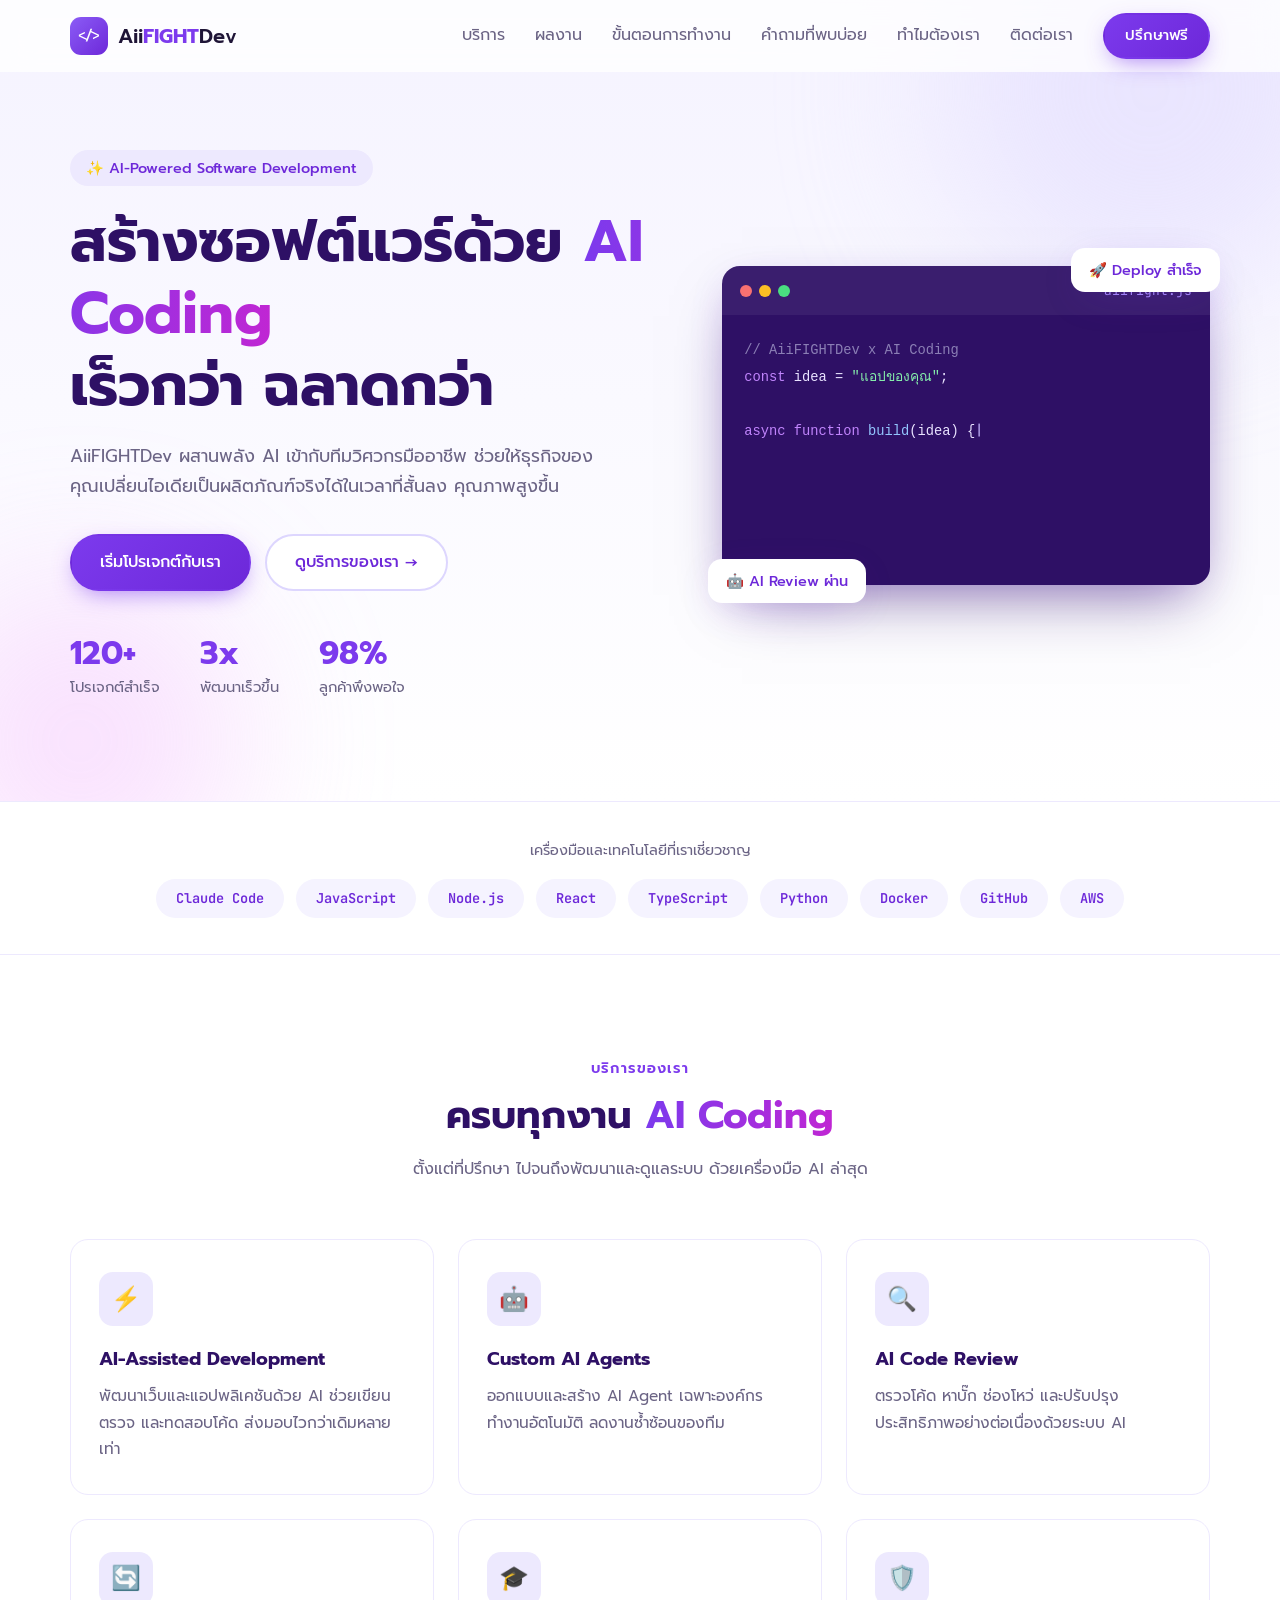
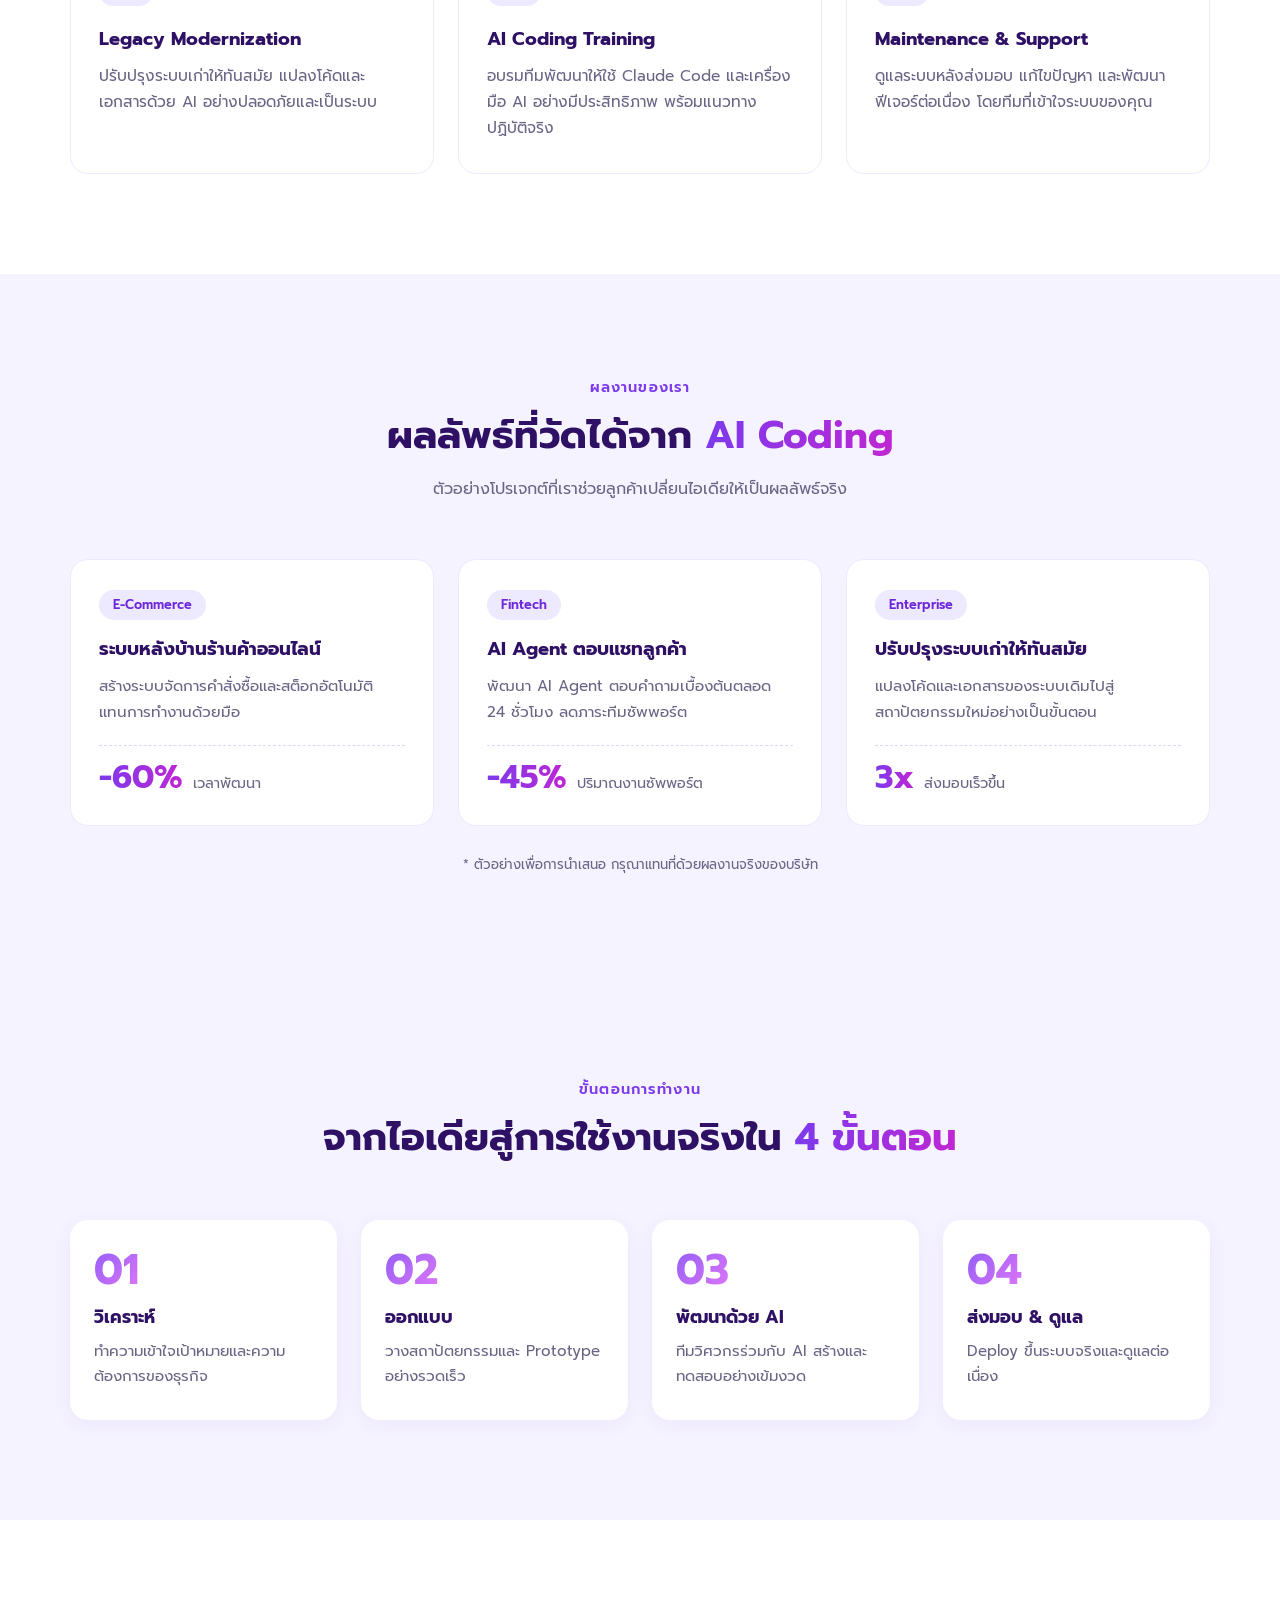
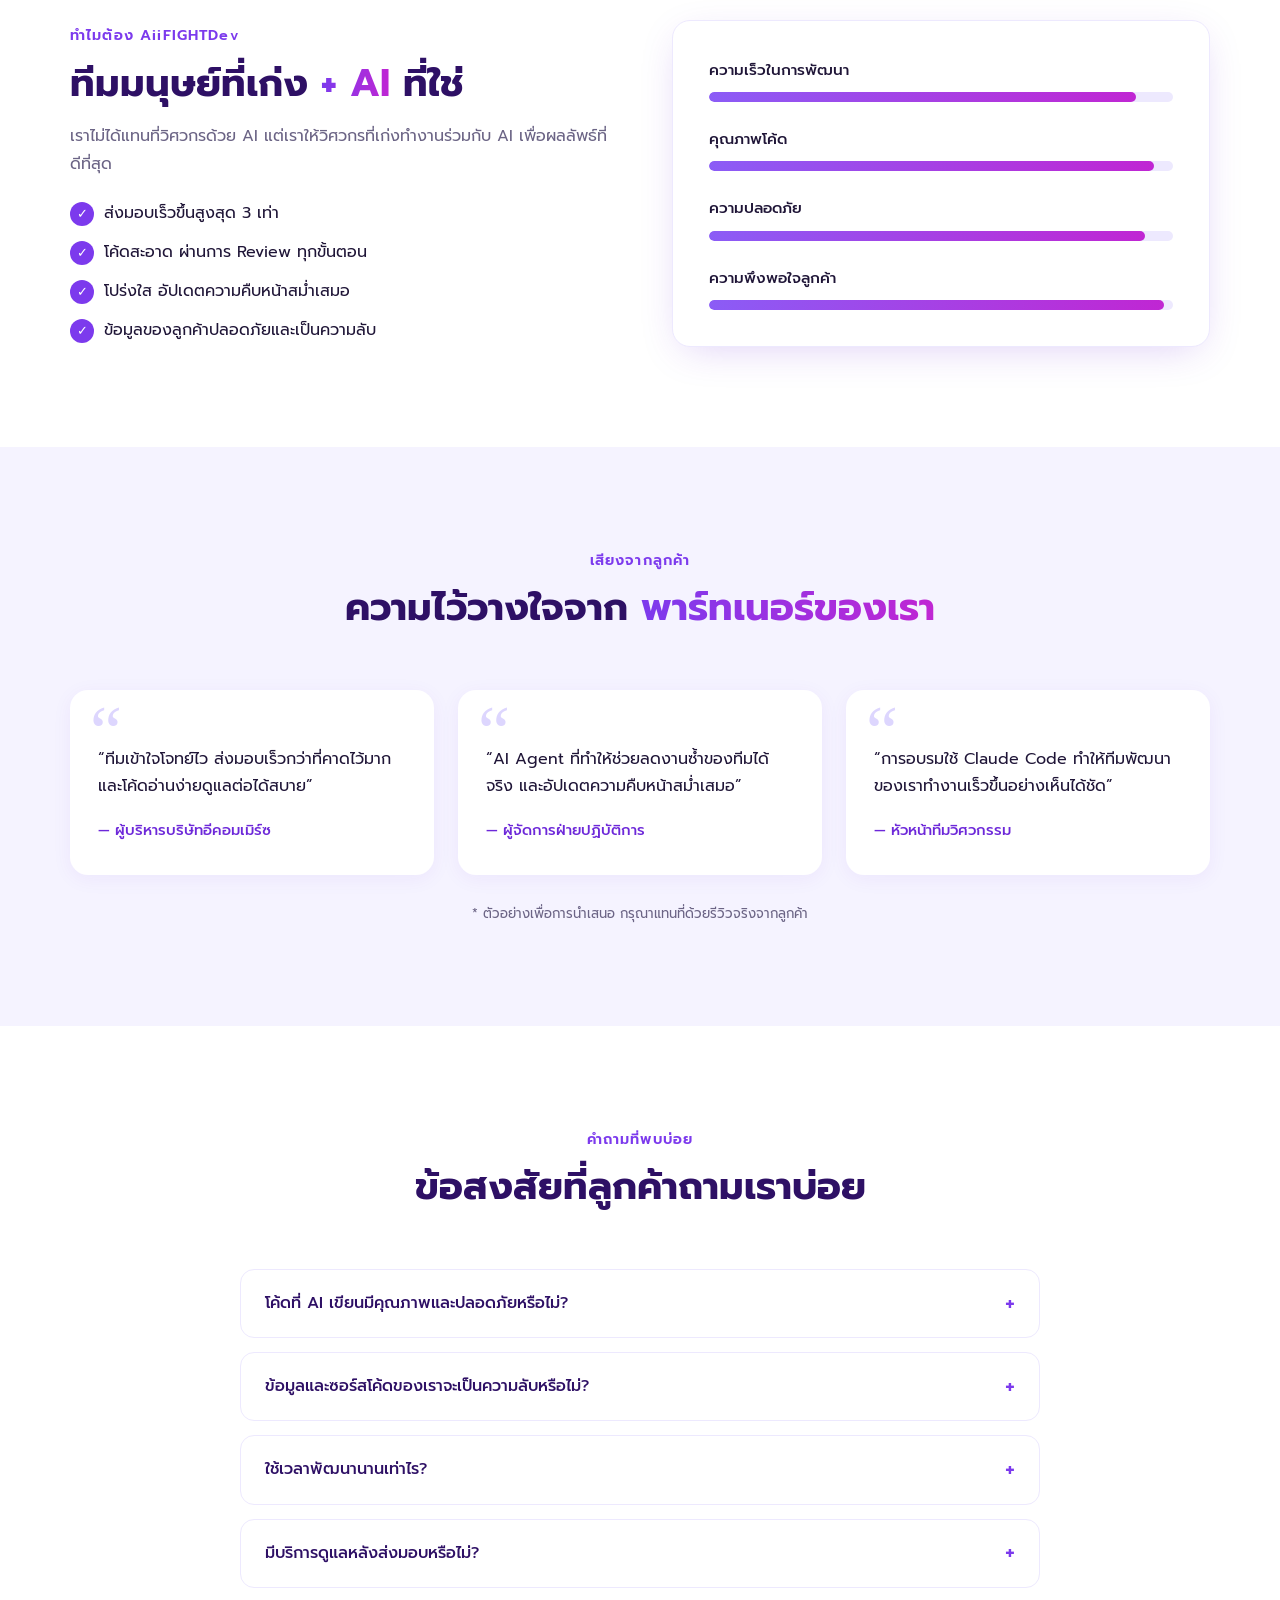
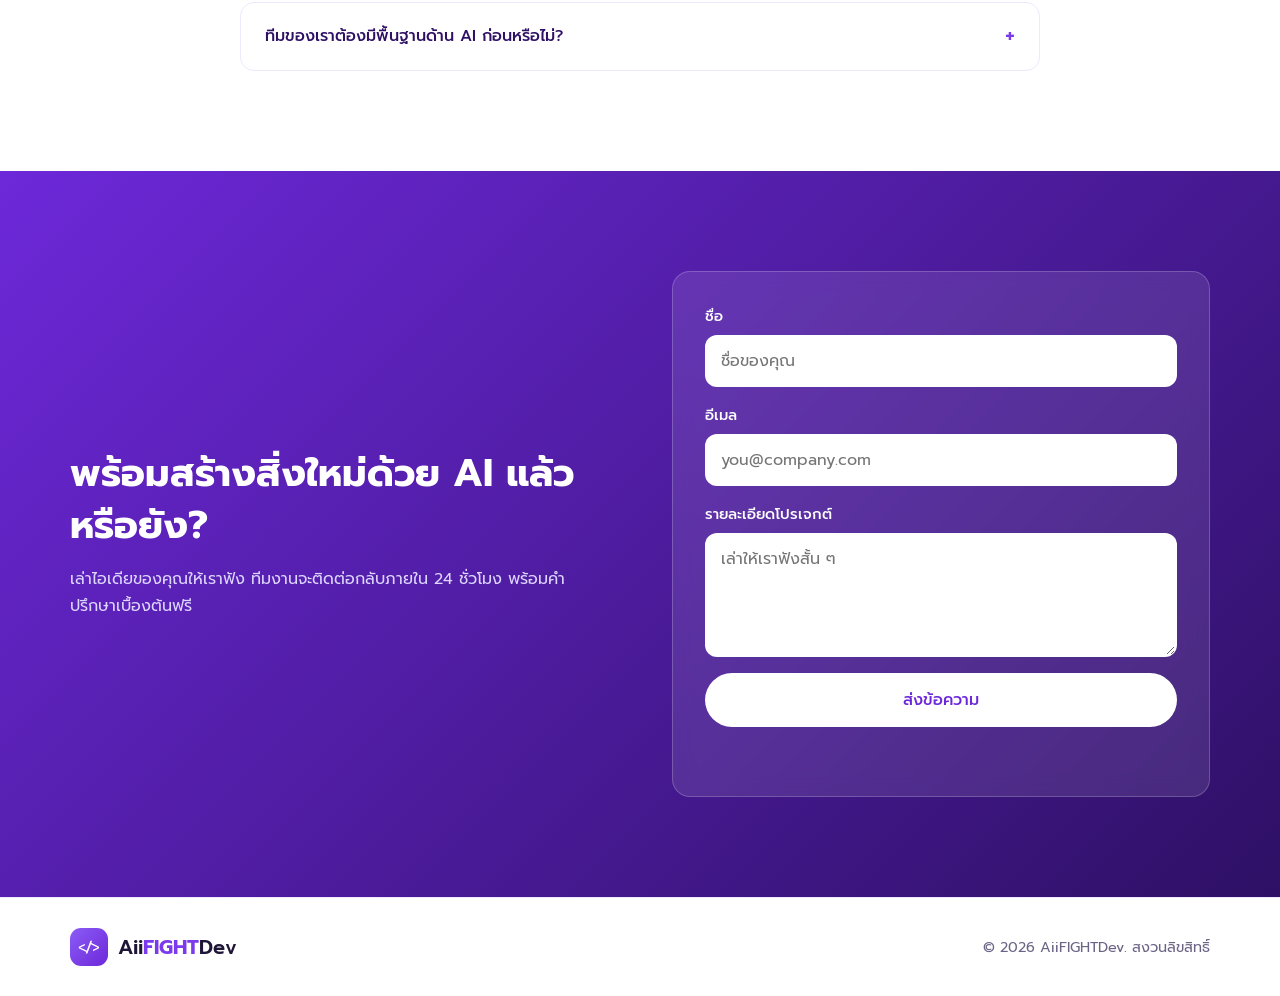
<file: index.html>
<!DOCTYPE html>
<html lang="th">
<head>
  <meta charset="UTF-8" />
  <meta name="viewport" content="width=device-width, initial-scale=1.0" />
  <title>AiiFIGHTDev | AI Coding Solutions</title>
  <meta name="description" content="AiiFIGHTDev บริษัทพัฒนาซอฟต์แวร์ด้วย AI Coding เขียนโค้ดเร็วขึ้น คุณภาพสูงขึ้น ส่งมอบไวขึ้น" />
  <link rel="preconnect" href="https://fonts.googleapis.com" />
  <link rel="preconnect" href="https://fonts.gstatic.com" crossorigin />
  <link href="https://fonts.googleapis.com/css2?family=JetBrains+Mono:wght@400;600&family=Prompt:wght@300;400;500;600;700&display=swap" rel="stylesheet" />
  <link rel="stylesheet" href="style.css" />
</head>
<body>

  <!-- Header -->
  <header class="header" id="header">
    <div class="container nav">
      <a href="#home" class="logo">
        <span class="logo-mark">&lt;/&gt;</span>
        <span>Aii<b>FIGHT</b>Dev</span>
      </a>
      <nav class="menu" id="menu">
        <a href="#services">บริการ</a>
        <a href="#work">ผลงาน</a>
        <a href="#process">ขั้นตอนการทำงาน</a>
        <a href="#faq">คำถามที่พบบ่อย</a>
        <a href="#why">ทำไมต้องเรา</a>
        <a href="#contact">ติดต่อเรา</a>
        <a href="#contact" class="btn btn-primary btn-sm">ปรึกษาฟรี</a>
      </nav>
      <button class="burger" id="burger" aria-label="เปิดเมนู"><span></span><span></span><span></span></button>
    </div>
  </header>

  <!-- Hero -->
  <section class="hero" id="home">
    <div class="blob blob-1"></div>
    <div class="blob blob-2"></div>
    <div class="container hero-grid">
      <div class="hero-text reveal">
        <span class="badge">✨ AI-Powered Software Development</span>
        <h1>สร้างซอฟต์แวร์ด้วย <span class="grad">AI Coding</span><br />เร็วกว่า ฉลาดกว่า</h1>
        <p>AiiFIGHTDev ผสานพลัง AI เข้ากับทีมวิศวกรมืออาชีพ ช่วยให้ธุรกิจของคุณเปลี่ยนไอเดียเป็นผลิตภัณฑ์จริงได้ในเวลาที่สั้นลง คุณภาพสูงขึ้น</p>
        <div class="hero-cta">
          <a href="#contact" class="btn btn-primary">เริ่มโปรเจกต์กับเรา</a>
          <a href="#services" class="btn btn-ghost">ดูบริการของเรา →</a>
        </div>
        <div class="stats">
          <div><strong data-count="120" data-suffix="+">0</strong><span>โปรเจกต์สำเร็จ</span></div>
          <div><strong data-count="3" data-suffix="x">0</strong><span>พัฒนาเร็วขึ้น</span></div>
          <div><strong data-count="98" data-suffix="%">0</strong><span>ลูกค้าพึงพอใจ</span></div>
        </div>
      </div>

      <div class="hero-visual reveal">
        <div class="code-window">
          <div class="code-bar">
            <i></i><i></i><i></i>
            <span>aiifight.js</span>
          </div>
          <pre><code id="typed"></code><span class="cursor">|</span></pre>
        </div>
        <div class="float-card fc-1">🚀 Deploy สำเร็จ</div>
        <div class="float-card fc-2">🤖 AI Review ผ่าน</div>
      </div>
    </div>
  </section>

  <!-- Tech stack -->
  <section class="tech">
    <div class="container">
      <p class="tech-title">เครื่องมือและเทคโนโลยีที่เราเชี่ยวชาญ</p>
      <div class="tech-list">
        <span>Claude Code</span><span>JavaScript</span><span>Node.js</span><span>React</span>
        <span>TypeScript</span><span>Python</span><span>Docker</span><span>GitHub</span><span>AWS</span>
      </div>
    </div>
  </section>

  <!-- Services -->
  <section class="section" id="services">
    <div class="container">
      <div class="section-head reveal">
        <span class="eyebrow">บริการของเรา</span>
        <h2>ครบทุกงาน <span class="grad">AI Coding</span></h2>
        <p>ตั้งแต่ที่ปรึกษา ไปจนถึงพัฒนาและดูแลระบบ ด้วยเครื่องมือ AI ล่าสุด</p>
      </div>
      <div class="grid-3">
        <article class="card reveal">
          <div class="icon">⚡</div>
          <h3>AI-Assisted Development</h3>
          <p>พัฒนาเว็บและแอปพลิเคชันด้วย AI ช่วยเขียน ตรวจ และทดสอบโค้ด ส่งมอบไวกว่าเดิมหลายเท่า</p>
        </article>
        <article class="card reveal">
          <div class="icon">🤖</div>
          <h3>Custom AI Agents</h3>
          <p>ออกแบบและสร้าง AI Agent เฉพาะองค์กร ทำงานอัตโนมัติ ลดงานซ้ำซ้อนของทีม</p>
        </article>
        <article class="card reveal">
          <div class="icon">🔍</div>
          <h3>AI Code Review</h3>
          <p>ตรวจโค้ด หาบั๊ก ช่องโหว่ และปรับปรุงประสิทธิภาพอย่างต่อเนื่องด้วยระบบ AI</p>
        </article>
        <article class="card reveal">
          <div class="icon">🔄</div>
          <h3>Legacy Modernization</h3>
          <p>ปรับปรุงระบบเก่าให้ทันสมัย แปลงโค้ดและเอกสารด้วย AI อย่างปลอดภัยและเป็นระบบ</p>
        </article>
        <article class="card reveal">
          <div class="icon">🎓</div>
          <h3>AI Coding Training</h3>
          <p>อบรมทีมพัฒนาให้ใช้ Claude Code และเครื่องมือ AI อย่างมีประสิทธิภาพ พร้อมแนวทางปฏิบัติจริง</p>
        </article>
        <article class="card reveal">
          <div class="icon">🛡️</div>
          <h3>Maintenance &amp; Support</h3>
          <p>ดูแลระบบหลังส่งมอบ แก้ไขปัญหา และพัฒนาฟีเจอร์ต่อเนื่อง โดยทีมที่เข้าใจระบบของคุณ</p>
        </article>
      </div>
    </div>
  </section>

  <!-- Case studies -->
  <section class="section alt" id="work">
    <div class="container">
      <div class="section-head reveal">
        <span class="eyebrow">ผลงานของเรา</span>
        <h2>ผลลัพธ์ที่วัดได้จาก <span class="grad">AI Coding</span></h2>
        <p>ตัวอย่างโปรเจกต์ที่เราช่วยลูกค้าเปลี่ยนไอเดียให้เป็นผลลัพธ์จริง</p>
      </div>
      <div class="grid-3">
        <article class="case reveal">
          <div class="case-tag">E-Commerce</div>
          <h3>ระบบหลังบ้านร้านค้าออนไลน์</h3>
          <p>สร้างระบบจัดการคำสั่งซื้อและสต็อกอัตโนมัติ แทนการทำงานด้วยมือ</p>
          <div class="case-metric"><strong>-60%</strong><span>เวลาพัฒนา</span></div>
        </article>
        <article class="case reveal">
          <div class="case-tag">Fintech</div>
          <h3>AI Agent ตอบแชทลูกค้า</h3>
          <p>พัฒนา AI Agent ตอบคำถามเบื้องต้นตลอด 24 ชั่วโมง ลดภาระทีมซัพพอร์ต</p>
          <div class="case-metric"><strong>-45%</strong><span>ปริมาณงานซัพพอร์ต</span></div>
        </article>
        <article class="case reveal">
          <div class="case-tag">Enterprise</div>
          <h3>ปรับปรุงระบบเก่าให้ทันสมัย</h3>
          <p>แปลงโค้ดและเอกสารของระบบเดิมไปสู่สถาปัตยกรรมใหม่อย่างเป็นขั้นตอน</p>
          <div class="case-metric"><strong>3x</strong><span>ส่งมอบเร็วขึ้น</span></div>
        </article>
      </div>
      <p class="note reveal">* ตัวอย่างเพื่อการนำเสนอ กรุณาแทนที่ด้วยผลงานจริงของบริษัท</p>
    </div>
  </section>

  <!-- Process -->
  <section class="section alt" id="process">
    <div class="container">
      <div class="section-head reveal">
        <span class="eyebrow">ขั้นตอนการทำงาน</span>
        <h2>จากไอเดียสู่การใช้งานจริงใน <span class="grad">4 ขั้นตอน</span></h2>
      </div>
      <div class="steps">
        <div class="step reveal"><b>01</b><h3>วิเคราะห์</h3><p>ทำความเข้าใจเป้าหมายและความต้องการของธุรกิจ</p></div>
        <div class="step reveal"><b>02</b><h3>ออกแบบ</h3><p>วางสถาปัตยกรรมและ Prototype อย่างรวดเร็ว</p></div>
        <div class="step reveal"><b>03</b><h3>พัฒนาด้วย AI</h3><p>ทีมวิศวกรร่วมกับ AI สร้างและทดสอบอย่างเข้มงวด</p></div>
        <div class="step reveal"><b>04</b><h3>ส่งมอบ &amp; ดูแล</h3><p>Deploy ขึ้นระบบจริงและดูแลต่อเนื่อง</p></div>
      </div>
    </div>
  </section>

  <!-- Why -->
  <section class="section" id="why">
    <div class="container why-grid">
      <div class="reveal">
        <span class="eyebrow">ทำไมต้อง AiiFIGHTDev</span>
        <h2>ทีมมนุษย์ที่เก่ง <span class="grad">+ AI</span> ที่ใช่</h2>
        <p class="lead">เราไม่ได้แทนที่วิศวกรด้วย AI แต่เราให้วิศวกรที่เก่งทำงานร่วมกับ AI เพื่อผลลัพธ์ที่ดีที่สุด</p>
        <ul class="checks">
          <li>ส่งมอบเร็วขึ้นสูงสุด 3 เท่า</li>
          <li>โค้ดสะอาด ผ่านการ Review ทุกขั้นตอน</li>
          <li>โปร่งใส อัปเดตความคืบหน้าสม่ำเสมอ</li>
          <li>ข้อมูลของลูกค้าปลอดภัยและเป็นความลับ</li>
        </ul>
      </div>
      <div class="why-panel reveal">
        <div class="bar-item"><span>ความเร็วในการพัฒนา</span><div class="bar"><i style="--w:92%"></i></div></div>
        <div class="bar-item"><span>คุณภาพโค้ด</span><div class="bar"><i style="--w:96%"></i></div></div>
        <div class="bar-item"><span>ความปลอดภัย</span><div class="bar"><i style="--w:94%"></i></div></div>
        <div class="bar-item"><span>ความพึงพอใจลูกค้า</span><div class="bar"><i style="--w:98%"></i></div></div>
      </div>
    </div>
  </section>

  <!-- Testimonials -->
  <section class="section alt" id="reviews">
    <div class="container">
      <div class="section-head reveal">
        <span class="eyebrow">เสียงจากลูกค้า</span>
        <h2>ความไว้วางใจจาก <span class="grad">พาร์ทเนอร์ของเรา</span></h2>
      </div>
      <div class="grid-3">
        <blockquote class="quote reveal">
          <p>“ทีมเข้าใจโจทย์ไว ส่งมอบเร็วกว่าที่คาดไว้มาก และโค้ดอ่านง่ายดูแลต่อได้สบาย”</p>
          <footer>— ผู้บริหารบริษัทอีคอมเมิร์ซ</footer>
        </blockquote>
        <blockquote class="quote reveal">
          <p>“AI Agent ที่ทำให้ช่วยลดงานซ้ำของทีมได้จริง และอัปเดตความคืบหน้าสม่ำเสมอ”</p>
          <footer>— ผู้จัดการฝ่ายปฏิบัติการ</footer>
        </blockquote>
        <blockquote class="quote reveal">
          <p>“การอบรมใช้ Claude Code ทำให้ทีมพัฒนาของเราทำงานเร็วขึ้นอย่างเห็นได้ชัด”</p>
          <footer>— หัวหน้าทีมวิศวกรรม</footer>
        </blockquote>
      </div>
      <p class="note reveal">* ตัวอย่างเพื่อการนำเสนอ กรุณาแทนที่ด้วยรีวิวจริงจากลูกค้า</p>
    </div>
  </section>

  <!-- FAQ -->
  <section class="section" id="faq">
    <div class="container faq-wrap">
      <div class="section-head reveal">
        <span class="eyebrow">คำถามที่พบบ่อย</span>
        <h2>ข้อสงสัยที่ลูกค้าถามเราบ่อย</h2>
      </div>
      <div class="faq reveal">
        <details>
          <summary>โค้ดที่ AI เขียนมีคุณภาพและปลอดภัยหรือไม่?</summary>
          <p>ทุกโค้ดผ่านการตรวจโดยวิศวกรของเรา ร่วมกับการทดสอบอัตโนมัติและ AI Code Review ก่อนส่งมอบเสมอ</p>
        </details>
        <details>
          <summary>ข้อมูลและซอร์สโค้ดของเราจะเป็นความลับหรือไม่?</summary>
          <p>เรามีข้อตกลงรักษาความลับ (NDA) และจำกัดสิทธิ์การเข้าถึงข้อมูล ตามระดับความเหมาะสมของแต่ละโปรเจกต์</p>
        </details>
        <details>
          <summary>ใช้เวลาพัฒนานานเท่าไร?</summary>
          <p>ขึ้นอยู่กับขอบเขตงาน โดยทั่วไปเราสามารถส่ง Prototype ให้ดูได้ภายในไม่กี่สัปดาห์ หลังจากตกลงความต้องการ</p>
        </details>
        <details>
          <summary>มีบริการดูแลหลังส่งมอบหรือไม่?</summary>
          <p>มีครับ เรามีบริการดูแลระบบ แก้ไขปัญหา และพัฒนาฟีเจอร์เพิ่มเติมอย่างต่อเนื่อง</p>
        </details>
        <details>
          <summary>ทีมของเราต้องมีพื้นฐานด้าน AI ก่อนหรือไม่?</summary>
          <p>ไม่จำเป็นครับ เราดูแลตั้งแต่การวางแผนจนถึงการใช้งาน และมีบริการอบรมให้ทีมของคุณหากต้องการ</p>
        </details>
      </div>
    </div>
  </section>

  <!-- CTA + Contact -->
  <section class="section cta" id="contact">
    <div class="container contact-grid">
      <div class="reveal">
        <h2>พร้อมสร้างสิ่งใหม่ด้วย AI แล้วหรือยัง?</h2>
        <p>เล่าไอเดียของคุณให้เราฟัง ทีมงานจะติดต่อกลับภายใน 24 ชั่วโมง พร้อมคำปรึกษาเบื้องต้นฟรี</p>
      </div>
      <form class="form reveal" id="contactForm" novalidate>
        <label>ชื่อ
          <input type="text" name="name" placeholder="ชื่อของคุณ" required />
        </label>
        <label>อีเมล
          <input type="email" name="email" placeholder="you@company.com" required />
        </label>
        <label>รายละเอียดโปรเจกต์
          <textarea name="message" rows="4" placeholder="เล่าให้เราฟังสั้น ๆ" required></textarea>
        </label>
        <button type="submit" class="btn btn-white">ส่งข้อความ</button>
        <p class="form-msg" id="formMsg" role="status"></p>
      </form>
    </div>
  </section>

  <footer class="footer">
    <div class="container foot">
      <a href="#home" class="logo"><span class="logo-mark">&lt;/&gt;</span><span>Aii<b>FIGHT</b>Dev</span></a>
      <p>© <span id="year"></span> AiiFIGHTDev. สงวนลิขสิทธิ์</p>
    </div>
  </footer>

  <script src="script.js"></script>
</body>
</html>
</file>
<file: style.css>
:root {
  --purple-900: #2e1065;
  --purple-700: #6d28d9;
  --purple-600: #7c3aed;
  --purple-500: #8b5cf6;
  --purple-200: #ddd6fe;
  --purple-100: #ede9fe;
  --purple-50: #f5f3ff;
  --white: #ffffff;
  --text: #1f1537;
  --muted: #6b6485;
  --radius: 18px;
  --shadow: 0 10px 40px -12px rgba(109, 40, 217, .25);
}

* { box-sizing: border-box; margin: 0; padding: 0; }
html { scroll-behavior: smooth; scroll-padding-top: 76px; }
body {
  font-family: 'Prompt', sans-serif;
  color: var(--text);
  background: var(--white);
  line-height: 1.7;
  overflow-x: hidden;
}
a { color: inherit; text-decoration: none; }
ul { list-style: none; }
.container { width: min(1140px, 92%); margin-inline: auto; }

.grad {
  background: linear-gradient(90deg, var(--purple-600), #c026d3);
  -webkit-background-clip: text;
  background-clip: text;
  color: transparent;
}

/* Buttons */
.btn {
  display: inline-block; padding: 13px 28px; border-radius: 999px;
  font-weight: 500; font-family: inherit; font-size: 1rem; border: 2px solid transparent;
  cursor: pointer; transition: .25s;
}
.btn-sm { padding: 8px 20px; font-size: .92rem; }
.btn-primary { background: linear-gradient(135deg, var(--purple-600), var(--purple-700)); color: #fff; box-shadow: 0 8px 24px -8px rgba(124, 58, 237, .7); }
.btn-primary:hover { transform: translateY(-2px); box-shadow: 0 14px 28px -8px rgba(124, 58, 237, .8); }
.btn-ghost { border-color: var(--purple-200); color: var(--purple-700); background: #fff; }
.btn-ghost:hover { border-color: var(--purple-600); background: var(--purple-50); }
.btn-white { background: #fff; color: var(--purple-700); width: 100%; }
.btn-white:hover { transform: translateY(-2px); background: var(--purple-50); }

/* Header */
.header {
  position: fixed; inset: 0 0 auto 0; z-index: 50;
  background: rgba(255, 255, 255, .8); backdrop-filter: blur(14px);
  transition: box-shadow .3s;
}
.header.scrolled { box-shadow: 0 4px 24px rgba(46, 16, 101, .08); }
.nav { display: flex; align-items: center; justify-content: space-between; height: 72px; }
.logo { display: flex; align-items: center; gap: 10px; font-weight: 600; font-size: 1.25rem; }
.logo b { color: var(--purple-600); }
.logo-mark {
  display: grid; place-items: center; width: 38px; height: 38px; border-radius: 11px;
  background: linear-gradient(135deg, var(--purple-500), var(--purple-700));
  color: #fff; font-family: 'JetBrains Mono', monospace; font-size: .85rem; font-weight: 600;
}
.menu { display: flex; align-items: center; gap: 30px; }
.menu a:not(.btn) { color: var(--muted); font-weight: 400; transition: color .2s; }
.menu a:not(.btn):hover { color: var(--purple-600); }
.burger { display: none; background: none; border: 0; cursor: pointer; width: 36px; height: 36px; }
.burger span { display: block; height: 2px; background: var(--purple-900); margin: 7px 6px; transition: .3s; }

/* Hero */
.hero { position: relative; padding: 150px 0 100px; background: linear-gradient(180deg, var(--purple-50), #fff); overflow: hidden; }
.blob { position: absolute; border-radius: 50%; filter: blur(80px); opacity: .5; z-index: 0; }
.blob-1 { width: 420px; height: 420px; background: var(--purple-200); top: -120px; right: -80px; animation: drift 12s ease-in-out infinite; }
.blob-2 { width: 320px; height: 320px; background: #f0abfc; bottom: -100px; left: -80px; opacity: .35; animation: drift 15s ease-in-out infinite reverse; }
@keyframes drift { 50% { transform: translate(30px, 30px) scale(1.1); } }
.hero-grid { position: relative; z-index: 1; display: grid; grid-template-columns: 1.1fr .9fr; gap: 56px; align-items: center; }
.badge { display: inline-block; padding: 6px 16px; background: var(--purple-100); color: var(--purple-700); border-radius: 999px; font-size: .9rem; font-weight: 500; margin-bottom: 20px; }
.hero h1 { font-size: clamp(2.2rem, 5vw, 3.6rem); line-height: 1.25; font-weight: 700; margin-bottom: 20px; color: var(--purple-900); }
.hero-text > p { color: var(--muted); font-size: 1.1rem; max-width: 540px; margin-bottom: 32px; }
.hero-cta { display: flex; gap: 14px; flex-wrap: wrap; margin-bottom: 44px; }
.stats { display: flex; gap: 40px; flex-wrap: wrap; }
.stats strong { display: block; font-size: 2rem; color: var(--purple-600); line-height: 1.2; }
.stats span { color: var(--muted); font-size: .92rem; }

/* Code window */
.hero-visual { position: relative; }
.code-window { background: var(--purple-900); border-radius: var(--radius); box-shadow: var(--shadow), 0 30px 60px -20px rgba(46, 16, 101, .5); overflow: hidden; }
.code-bar { display: flex; align-items: center; gap: 7px; padding: 14px 18px; background: rgba(255, 255, 255, .06); }
.code-bar i { width: 12px; height: 12px; border-radius: 50%; background: #f87171; }
.code-bar i:nth-child(2) { background: #fbbf24; }
.code-bar i:nth-child(3) { background: #4ade80; }
.code-bar span { margin-left: auto; color: #a78bfa; font-family: 'JetBrains Mono', monospace; font-size: .8rem; }
.code-window pre { padding: 22px; min-height: 270px; font-family: 'JetBrains Mono', monospace; font-size: .86rem; line-height: 1.8; color: #e9e3ff; white-space: pre-wrap; }
.cursor { color: #c4b5fd; animation: blink 1s steps(1) infinite; }
@keyframes blink { 50% { opacity: 0; } }
.tk-k { color: #c084fc; } .tk-s { color: #86efac; } .tk-f { color: #93c5fd; } .tk-c { color: #8b7fb5; }
.float-card {
  position: absolute; background: #fff; padding: 10px 18px; border-radius: 14px;
  font-size: .9rem; font-weight: 500; box-shadow: var(--shadow); color: var(--purple-700);
  animation: floaty 5s ease-in-out infinite;
}
.fc-1 { top: -18px; right: -10px; }
.fc-2 { bottom: -18px; left: -14px; animation-delay: 1.5s; }
@keyframes floaty { 50% { transform: translateY(-10px); } }

/* Sections */
.section { padding: 100px 0; }
.section.alt { background: var(--purple-50); }
.section-head { text-align: center; max-width: 640px; margin: 0 auto 56px; }
.eyebrow { display: inline-block; color: var(--purple-600); font-weight: 600; font-size: .9rem; letter-spacing: .08em; margin-bottom: 10px; }
h2 { font-size: clamp(1.7rem, 3.5vw, 2.4rem); line-height: 1.35; color: var(--purple-900); margin-bottom: 14px; }
.section-head p, .lead { color: var(--muted); }

.grid-3 { display: grid; grid-template-columns: repeat(3, 1fr); gap: 24px; }
.card {
  background: #fff; border: 1px solid var(--purple-100); border-radius: var(--radius);
  padding: 32px 28px; transition: .3s;
}
.card:hover { transform: translateY(-8px); box-shadow: var(--shadow); border-color: var(--purple-200); }
.icon { display: grid; place-items: center; width: 54px; height: 54px; border-radius: 14px; background: var(--purple-100); font-size: 1.5rem; margin-bottom: 18px; }
.card h3 { font-size: 1.15rem; margin-bottom: 8px; color: var(--purple-900); }
.card p { color: var(--muted); font-size: .96rem; }

/* Steps */
.steps { display: grid; grid-template-columns: repeat(4, 1fr); gap: 24px; }
.step { background: #fff; border-radius: var(--radius); padding: 30px 24px; box-shadow: 0 4px 20px rgba(109, 40, 217, .06); position: relative; }
.step b { font-size: 2.6rem; line-height: 1; font-weight: 700; background: linear-gradient(135deg, var(--purple-500), #e879f9); -webkit-background-clip: text; background-clip: text; color: transparent; }
.step h3 { margin: 10px 0 6px; color: var(--purple-900); font-size: 1.1rem; }
.step p { color: var(--muted); font-size: .94rem; }

/* Why */
.why-grid { display: grid; grid-template-columns: 1fr 1fr; gap: 64px; align-items: center; }
.checks { margin-top: 22px; display: grid; gap: 12px; }
.checks li { padding-left: 34px; position: relative; }
.checks li::before {
  content: "✓"; position: absolute; left: 0; top: 2px; width: 24px; height: 24px; border-radius: 50%;
  background: var(--purple-600); color: #fff; display: grid; place-items: center; font-size: .8rem;
}
.why-panel { background: #fff; border: 1px solid var(--purple-100); border-radius: var(--radius); padding: 36px; box-shadow: var(--shadow); display: grid; gap: 24px; }
.bar-item span { font-weight: 500; font-size: .95rem; }
.bar { height: 10px; background: var(--purple-100); border-radius: 999px; margin-top: 8px; overflow: hidden; }
.bar i { display: block; height: 100%; width: 0; border-radius: inherit; background: linear-gradient(90deg, var(--purple-500), #c026d3); transition: width 1.4s cubic-bezier(.2, .8, .2, 1); }
.why-panel.visible .bar i { width: var(--w); }

/* CTA */
.cta { background: linear-gradient(135deg, var(--purple-700), var(--purple-900)); color: #fff; }
.cta h2 { color: #fff; }
.cta p { color: var(--purple-200); }
.contact-grid { display: grid; grid-template-columns: 1fr 1fr; gap: 64px; align-items: center; }
.form { background: rgba(255, 255, 255, .1); border: 1px solid rgba(255, 255, 255, .2); backdrop-filter: blur(10px); padding: 32px; border-radius: var(--radius); display: grid; gap: 16px; }
.form label { display: grid; gap: 6px; font-size: .92rem; font-weight: 500; }
.form input, .form textarea {
  font-family: inherit; font-size: 1rem; padding: 12px 14px; border-radius: 12px;
  border: 2px solid transparent; background: #fff; color: var(--text); resize: vertical;
}
.form input:focus, .form textarea:focus { outline: none; border-color: #e879f9; }
.form .invalid { border-color: #f87171; }
.form-msg { min-height: 1.4em; text-align: center; font-size: .94rem; color: #fff !important; }

/* Tech strip */
.tech { padding: 36px 0; border-block: 1px solid var(--purple-100); background: #fff; }
.tech-title { text-align: center; color: var(--muted); font-size: .9rem; margin-bottom: 16px; }
.tech-list { display: flex; flex-wrap: wrap; justify-content: center; gap: 12px; }
.tech-list span {
  padding: 8px 20px; border-radius: 999px; background: var(--purple-50); color: var(--purple-700);
  font-family: 'JetBrains Mono', monospace; font-size: .85rem; font-weight: 600; transition: .25s;
}
.tech-list span:hover { background: var(--purple-600); color: #fff; transform: translateY(-2px); }

/* Case studies */
.case { background: #fff; border: 1px solid var(--purple-100); border-radius: var(--radius); padding: 30px 28px; transition: .3s; display: flex; flex-direction: column; }
.case:hover { transform: translateY(-8px); box-shadow: var(--shadow); }
.case-tag { align-self: flex-start; padding: 4px 14px; border-radius: 999px; background: var(--purple-100); color: var(--purple-700); font-size: .8rem; font-weight: 600; margin-bottom: 14px; }
.case h3 { font-size: 1.15rem; color: var(--purple-900); margin-bottom: 8px; }
.case p { color: var(--muted); font-size: .95rem; flex: 1; }
.case-metric { margin-top: 20px; padding-top: 16px; border-top: 1px dashed var(--purple-200); display: flex; align-items: baseline; gap: 10px; }
.case-metric strong { font-size: 2rem; line-height: 1; background: linear-gradient(90deg, var(--purple-600), #c026d3); -webkit-background-clip: text; background-clip: text; color: transparent; }
.case-metric span { color: var(--muted); font-size: .9rem; }
.note { text-align: center; color: var(--muted); font-size: .82rem; margin-top: 28px; }

/* Testimonials */
.quote { background: #fff; border-radius: var(--radius); padding: 32px 28px; box-shadow: 0 4px 20px rgba(109, 40, 217, .06); position: relative; }
.quote::before { content: "“"; position: absolute; top: 6px; left: 20px; font-size: 4.5rem; line-height: 1; color: var(--purple-200); font-family: Georgia, serif; }
.quote p { position: relative; color: var(--text); margin: 24px 0 18px; }
.quote footer { color: var(--purple-700); font-weight: 500; font-size: .92rem; }

/* FAQ */
.faq-wrap { max-width: 800px; }
.faq { display: grid; gap: 14px; }
.faq details { background: #fff; border: 1px solid var(--purple-100); border-radius: 14px; padding: 4px 24px; transition: .25s; }
.faq details[open] { border-color: var(--purple-500); box-shadow: var(--shadow); }
.faq summary { cursor: pointer; list-style: none; padding: 16px 28px 16px 0; font-weight: 500; color: var(--purple-900); position: relative; }
.faq summary::-webkit-details-marker { display: none; }
.faq summary::after { content: "+"; position: absolute; right: 0; top: 50%; transform: translateY(-50%); font-size: 1.5rem; color: var(--purple-600); transition: transform .25s; }
.faq details[open] summary::after { transform: translateY(-50%) rotate(45deg); }
.faq details p { color: var(--muted); padding-bottom: 18px; }

/* Footer */
.footer { padding: 30px 0; background: #fff; border-top: 1px solid var(--purple-100); }
.foot { display: flex; justify-content: space-between; align-items: center; flex-wrap: wrap; gap: 12px; }
.foot p { color: var(--muted); font-size: .9rem; }

/* Reveal */
.reveal { opacity: 0; transform: translateY(30px); transition: opacity .8s ease, transform .8s ease; }
.reveal.visible { opacity: 1; transform: none; }
.card.reveal:nth-child(2), .step.reveal:nth-child(2) { transition-delay: .1s; }
.card.reveal:nth-child(3), .step.reveal:nth-child(3) { transition-delay: .2s; }
.card.reveal:nth-child(5), .step.reveal:nth-child(4) { transition-delay: .1s; }
.card.reveal:nth-child(6) { transition-delay: .2s; }

/* Responsive */
@media (max-width: 1080px) and (min-width: 761px) {
  .menu { gap: 16px; }
  .menu a:not(.btn) { font-size: .9rem; }
}
@media (max-width: 960px) {
  .hero-grid, .why-grid, .contact-grid { grid-template-columns: 1fr; gap: 48px; }
  .grid-3 { grid-template-columns: repeat(2, 1fr); }
  .steps { grid-template-columns: repeat(2, 1fr); }
}
@media (max-width: 760px) {
  .burger { display: block; }
  .menu {
    position: absolute; top: 72px; left: 0; right: 0; flex-direction: column; gap: 18px;
    padding: 24px; background: #fff; box-shadow: 0 16px 30px rgba(46, 16, 101, .1);
    transform: translateY(-12px); opacity: 0; pointer-events: none; transition: .3s;
  }
  .menu.open { transform: none; opacity: 1; pointer-events: auto; }
  .burger.open span:nth-child(1) { transform: translateY(9px) rotate(45deg); }
  .burger.open span:nth-child(2) { opacity: 0; }
  .burger.open span:nth-child(3) { transform: translateY(-9px) rotate(-45deg); }
  .hero { padding-top: 120px; }
  .section { padding: 72px 0; }
  .grid-3, .steps { grid-template-columns: 1fr; }
  .fc-1 { right: 0; } .fc-2 { left: 0; }
}
@media (prefers-reduced-motion: reduce) {
  * { animation: none !important; transition: none !important; }
  .reveal { opacity: 1; transform: none; }
}
</file>
